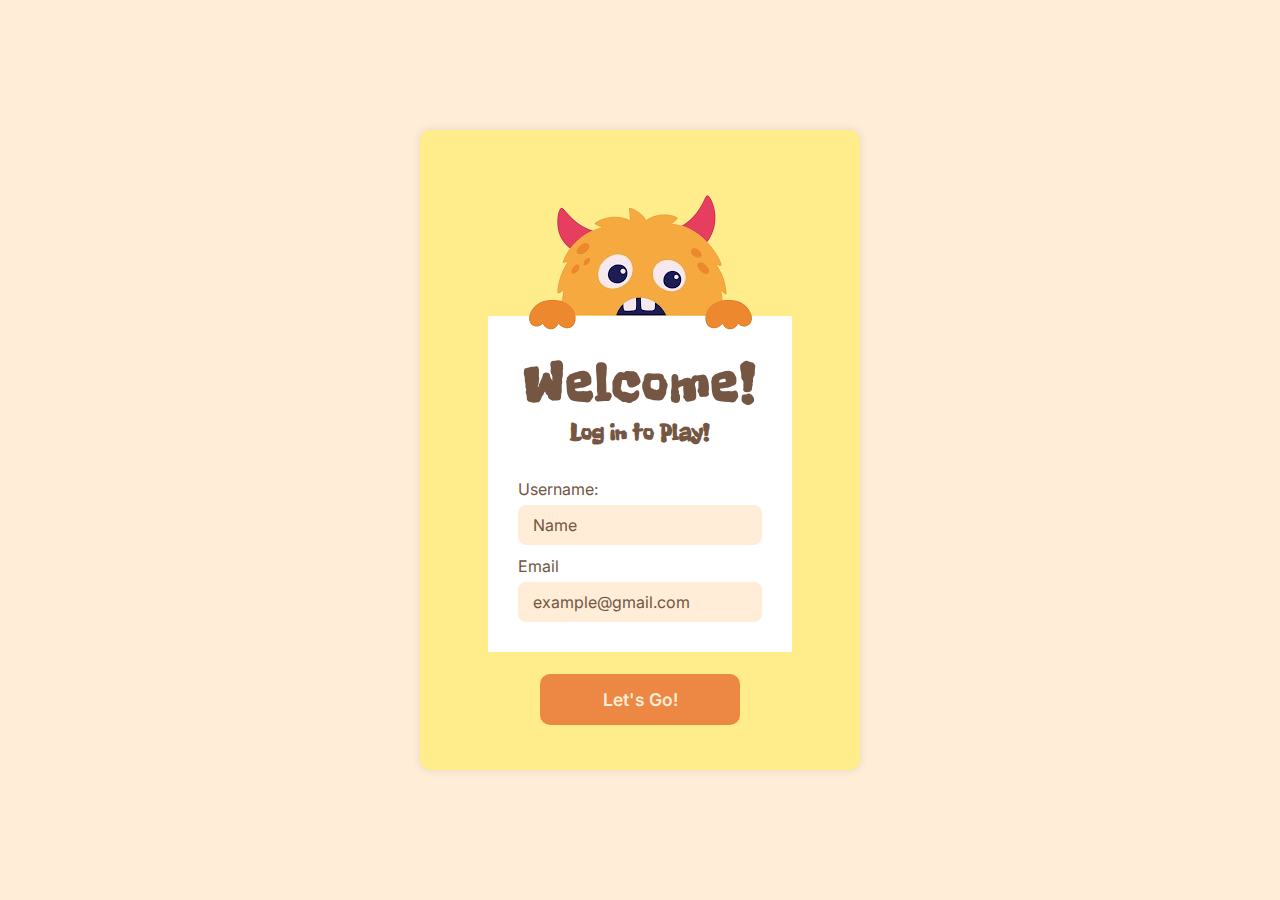
<file: index.html>
<!DOCTYPE html>
<html lang="en">
  <head>
    <meta charset="UTF-8" />
    <meta name="viewport" content="width=device-width, initial-scale=1.0" />
    <title>Quiz Login</title>
    <link rel="preconnect" href="https://fonts.googleapis.com" />
    <link rel="preconnect" href="https://fonts.gstatic.com" crossorigin />
    <link rel="preconnect" href="https://fonts.googleapis.com" />
    <link rel="preconnect" href="https://fonts.gstatic.com" crossorigin />
    <link
      href="https://fonts.googleapis.com/css2?family=Freckle+Face&family=Inter:ital,opsz,wght@0,14..32,100..900;1,14..32,100..900&display=swap"
      rel="stylesheet"
    />
    <link rel="stylesheet" href="./style.css" />
  </head>
  <body>
    <div class="main-container">
      <div class="monster-container">
        <img src="./assets/monster.png" alt="Monster" />
      </div>
      <div class="login-wrapper">
        <h1>Welcome!</h1>
        <h4>Log in to Play!</h4>
        <form onsubmit="saveName(event)">
          <label for="username">Username:</label>
          <input type="text" id="username" name="username" placeholder="Name" />
          <label for="email">Email</label>
          <input
            type="email"
            id="email"
            name="email"
            placeholder="example@gmail.com"
          />
        </form>
      </div>
      <button type="submit" onclick="saveName(event)" class="btn">
        Let's Go!
      </button>
    </div>
    <script>
      function saveName(event) {
        event.preventDefault();
        const username =
          document.getElementById("username").value.trim() || "Guest";
        localStorage.setItem("username", username);
        localStorage.setItem("quizScore", "000");
        window.location.href = "dashboard.html";
      }
    </script>
  </body>
</html>
</file>
<file: style.css>
:root {
  --bg-background: #ffed8b;
  --bg-primary: #fce154;
  --green-fill: #2c9369;
  --font-brown: #745643;
  --carrot-orange: #ec8844;
  --body-bg: #ffedd7;

  /*font-family*/
  --font-family-main: "Inter", sans-serif;
  --font-family-header: "Freckle Face", sans-serif;
}

body {
  background-color: var(--body-bg);
  font-family: "inter", sans-serif;
  margin: 0;
  padding: 0;
  box-sizing: border-box;
  display: flex;
  justify-content: center;
  align-items: center;
  min-height: 100vh;
}
.main-container {
  width: clamp(350px, 80%, 400px);
  min-width: 250px;

  min-height: 600px;
  display: flex;
  justify-content: start;
  align-items: center;
  flex-direction: column;
  background-color: var(--bg-background);
  border-radius: 10px;
  padding: 20px;
  box-shadow: 0 0 10px rgba(0, 0, 0, 0.1);
  position: relative;
}

.login-wrapper {
  width: 19rem;
  height: 21rem;
  background-color: #fff;
  display: flex;
  flex-direction: column;
  align-items: center;
  position: absolute;
  top: 29%;
}
form {
  width: 80%;
  display: flex;
  flex-direction: column;
  gap: 1px;
  margin-top: 2rem;
}
form input {
  height: 40px;
  border: none;
  background-color: var(--body-bg);
  border-radius: 8px;
  margin-bottom: 10px;
  color: var(--font-brown);
  font-family: var(--font-family-main);
  font-size: 1rem;
  font-weight: 400;
  padding: 0 15px;
}
form input::placeholder {
  color: var(--font-brown);
}
form input:focus {
  outline: none;
}
form label {
  color: var(--font-brown);
  font-family: var(--font-family-main);
  font-size: 1rem;
  font-weight: 400;
  margin-bottom: 5px;
}
.monster-container {
  z-index: 1000;
}
.login-wrapper h1 {
  font-family: var(--font-family-header);
  font-size: 3.5rem;
  color: var(--font-brown);
  letter-spacing: 2px;
  margin: 2rem 0 0 0;
}
.login-wrapper h4 {
  font-family: var(--font-family-header);
  font-size: 1.5rem;
  color: var(--font-brown);
  margin: 0px;
}
.btn {
  width: 200px;
  position: absolute;
  bottom: 2.8rem;
  padding: 15px 2px;
  border-radius: 10px;
  outline: none;
  border: none;
  background-color: var(--carrot-orange);
  color: var(--body-bg);
  font-family: var(--font-family-main);
  font-size: 1.1rem;
  font-weight: 600;
  transition: 0.5s ease;
}
.main-container a {
  display: flex;
  justify-content: center;
}
.main-container .btn:hover {
  background-color: #745643;
}

@media (max-width: 400px) {
  .main-container {
    min-height: 750px;
  }
  .btn {
    bottom: 5rem;
  }
}
</file>
